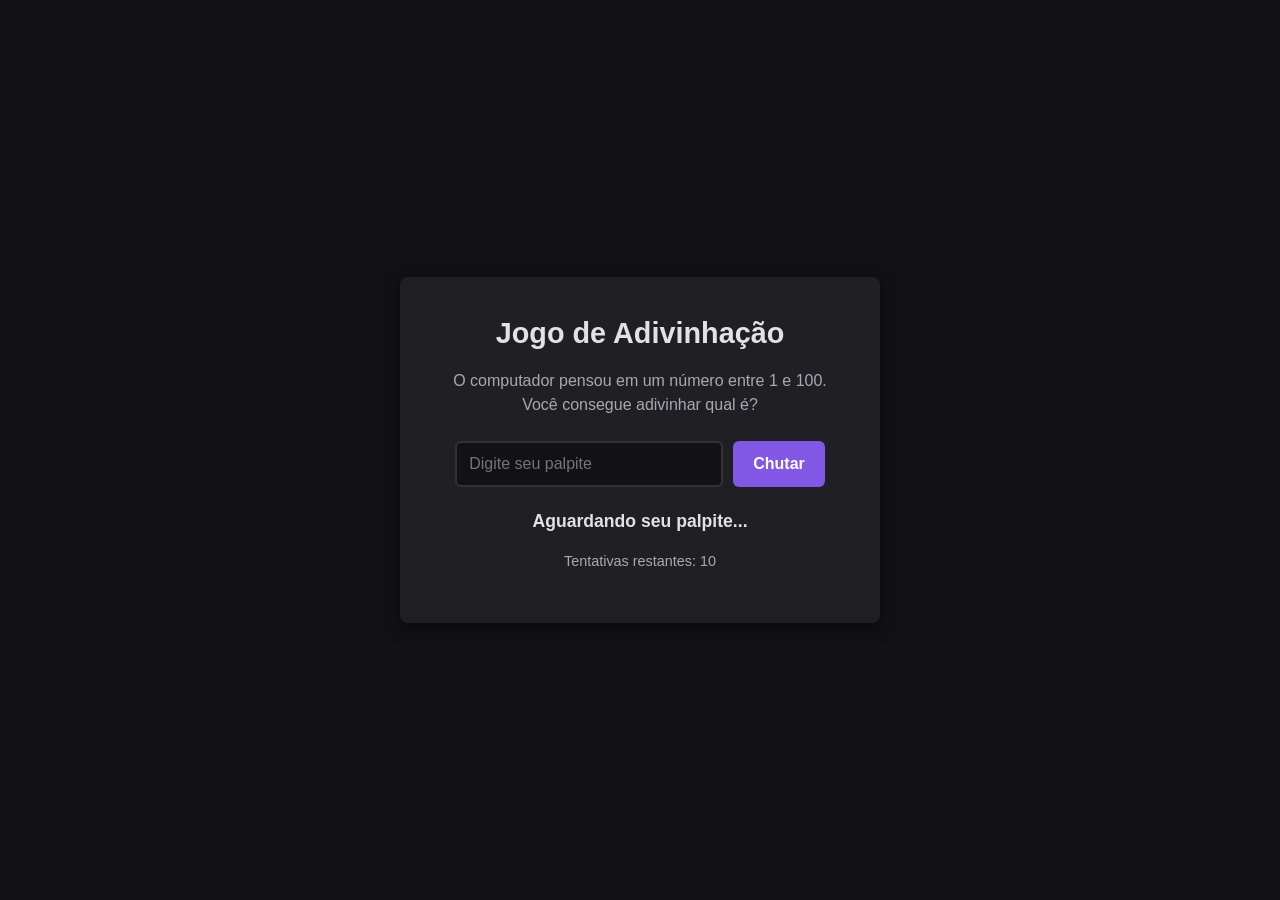
<file: index.html>
<!DOCTYPE html>
<html lang="pt-BR">
<head>
    <meta charset="UTF-8">
    <meta name="viewport" content="width=device-width, initial-scale=1.0">
    <title>Jogo de Adivinhação</title>
    <link rel="stylesheet" href="style.css">
</head>
<body>
    <main class="container">
        <h1>Jogo de Adivinhação</h1>
        
        <p class="instrucoes">
            O computador pensou em um número entre 1 e 100.<br>
            Você consegue adivinhar qual é?
        </p>

        <div class="input-group">
            <input type="number" id="input-palpite" placeholder="Digite seu palpite" min="1" max="100">
            <button id="btn-chutar">Chutar</button>
        </div>

        <p id="mensagem-jogo">Aguardando seu palpite...</p>
        <p id="mensagem-tentativas">Tentativas restantes: <span id="contador-tentativas">10</span></p>
    </main>

    <script src="script.js"></script>
</body>
</html>
</file>
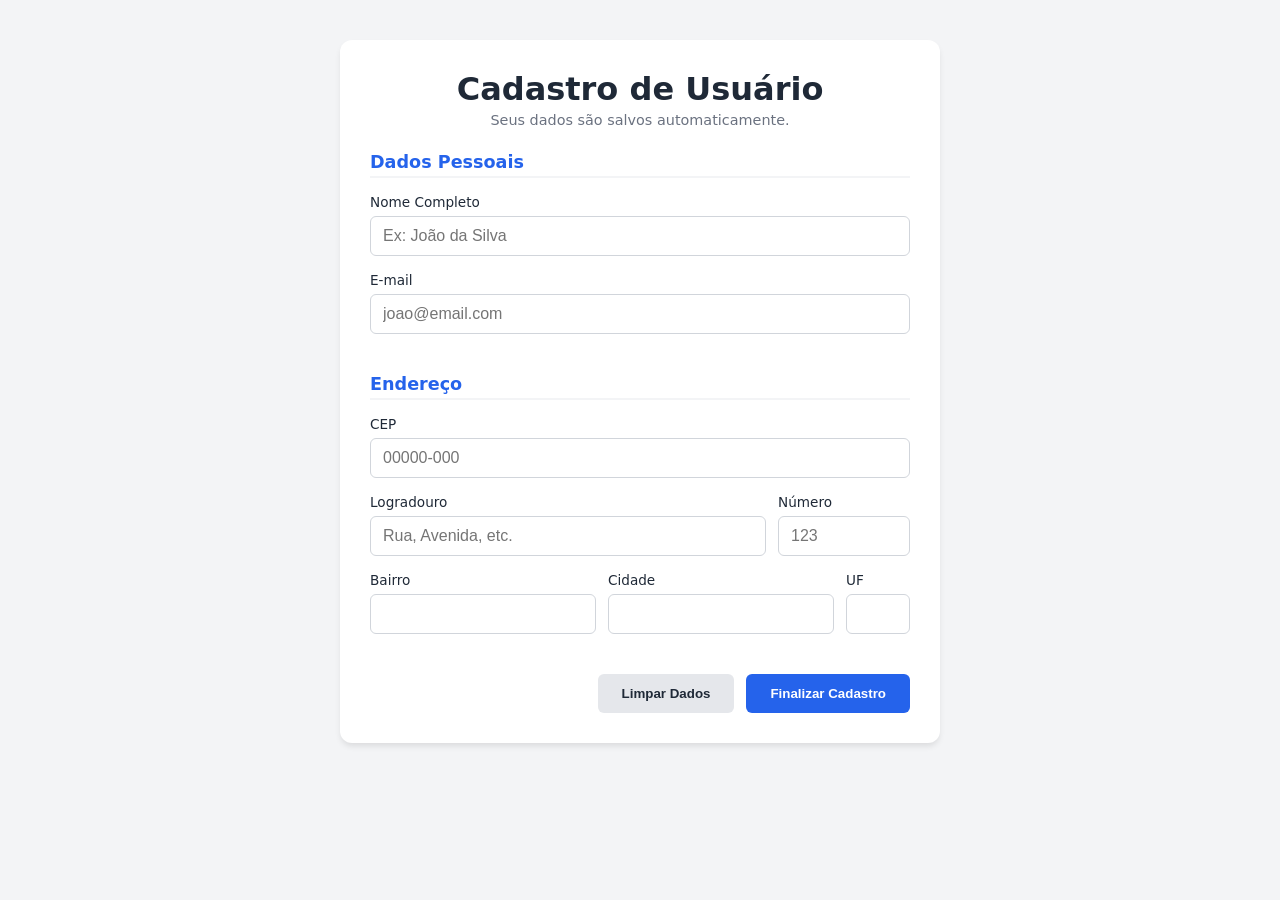
<file: cadastro USERS Fetch/index.html>
<!DOCTYPE html>
<html lang="pt-BR">
<head>
    <meta charset="UTF-8">
    <meta name="viewport" content="width=device-width, initial-scale=1.0">
    <title>Cadastro Inteligente</title>
    <link rel="stylesheet" href="style.css">
</head>
<body>
    <main class="container">
        <header>
            <h1>Cadastro de Usuário</h1>
            <p>Seus dados são salvos automaticamente.</p>
        </header>

        <form id="form-cadastro">
            <fieldset>
                <legend>Dados Pessoais</legend>
                <div class="input-group">
                    <label for="nome">Nome Completo</label>
                    <input type="text" id="nome" name="nome" placeholder="Ex: João da Silva">
                </div>
                <div class="input-group">
                    <label for="email">E-mail</label>
                    <input type="email" id="email" name="email" placeholder="joao@email.com">
                </div>
            </fieldset>

            <fieldset>
                <legend>Endereço</legend>
                <div class="input-group">
                    <label for="cep">CEP</label>
                    <input type="text" id="cep" name="cep" placeholder="00000-000" maxlength="9">
                    <small id="cep-erro" class="texto-erro oculto">CEP não encontrado ou inválido.</small>
                </div>
                
                <div class="input-row">
                    <div class="input-group flex-3">
                        <label for="rua">Logradouro</label>
                        <input type="text" id="rua" name="rua" placeholder="Rua, Avenida, etc.">
                    </div>
                    <div class="input-group flex-1">
                        <label for="numero">Número</label>
                        <input type="text" id="numero" name="numero" placeholder="123">
                    </div>
                </div>

                <div class="input-row">
                    <div class="input-group">
                        <label for="bairro">Bairro</label>
                        <input type="text" id="bairro" name="bairro">
                    </div>
                    <div class="input-group">
                        <label for="cidade">Cidade</label>
                        <input type="text" id="cidade" name="cidade">
                    </div>
                    <div class="input-group flex-1">
                        <label for="uf">UF</label>
                        <input type="text" id="uf" name="uf" maxlength="2">
                    </div>
                </div>
            </fieldset>

            <div class="form-actions">
                <button type="button" id="btn-limpar" class="btn-secundario">Limpar Dados</button>
                <button type="submit" class="btn-primario">Finalizar Cadastro</button>
            </div>
        </form>
    </main>

    <script src="scripts.js"></script>
</body>
</html>
</file>
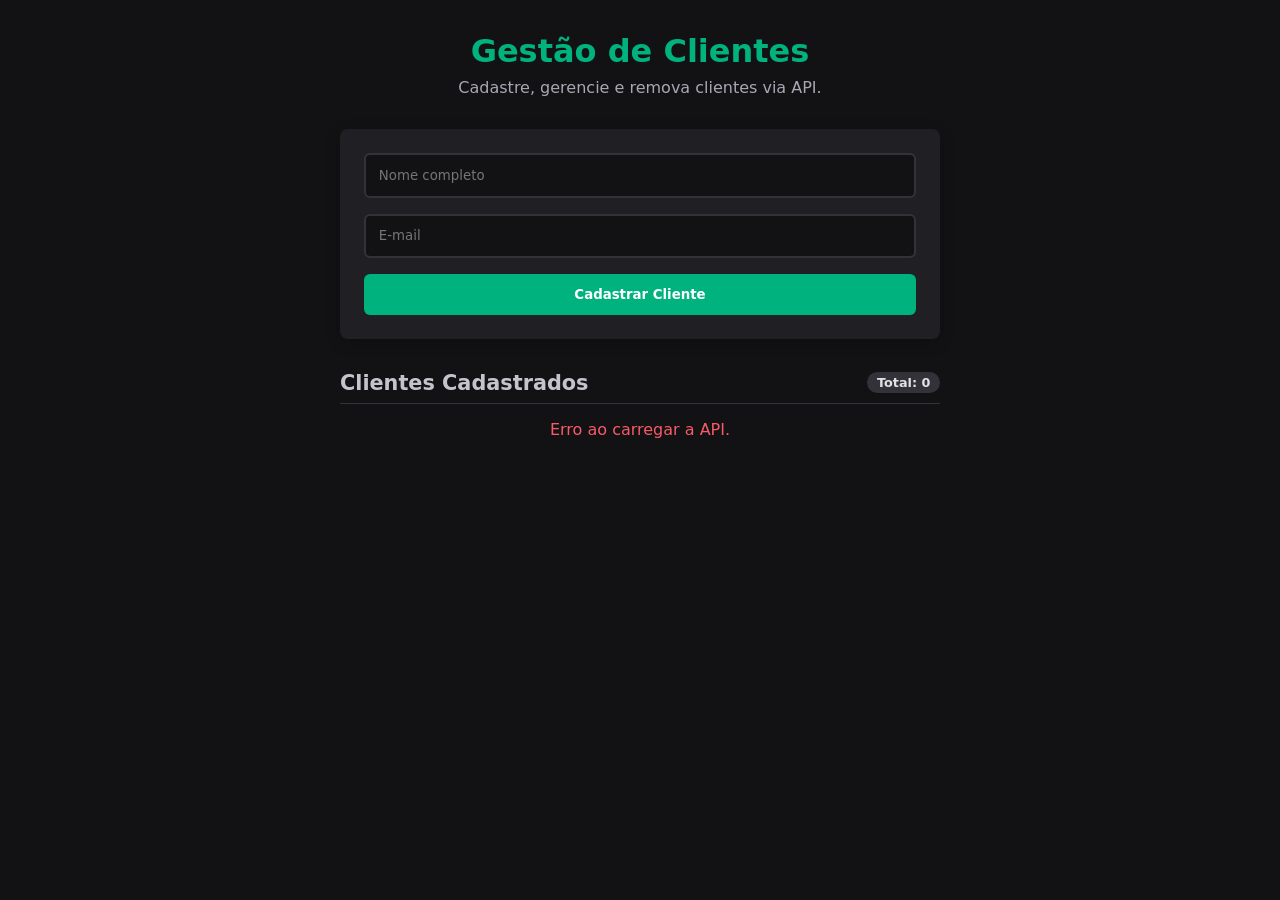
<file: crudcrud/index.html>
<!DOCTYPE html>
<html lang="pt-BR">
<head>
    <meta charset="UTF-8">
    <meta name="viewport" content="width=device-width, initial-scale=1.0">
    <title>Cadastro de Clientes</title>
    <link rel="stylesheet" href="style.css">
</head>
<body>
    <main class="container">
        <header>
            <h1>Gestão de Clientes</h1>
            <p class="instrucoes">Cadastre, gerencie e remova clientes via API.</p>
        </header>

        <section class="card-form">
            <form id="form-cliente">
                <div class="input-group">
                    <input type="text" id="nome" placeholder="Nome completo" required>
                </div>
                <div class="input-group">
                    <input type="email" id="email" placeholder="E-mail" required>
                </div>
                <button type="submit" id="btn-cadastrar">Cadastrar Cliente</button>
            </form>
        </section>

        <section class="lista-container">
            <div class="cabecalho-lista">
                <h2>Clientes Cadastrados</h2>
                <span id="total-clientes" class="badge">Total: 0</span>
            </div>
            
            <div id="lista-clientes" class="grid-clientes">
                <p class="carregando">Carregando clientes...</p>
            </div>
        </section>
    </main>

    <script type="module" src="js/app.js"></script>
</body>
</html>
</file>
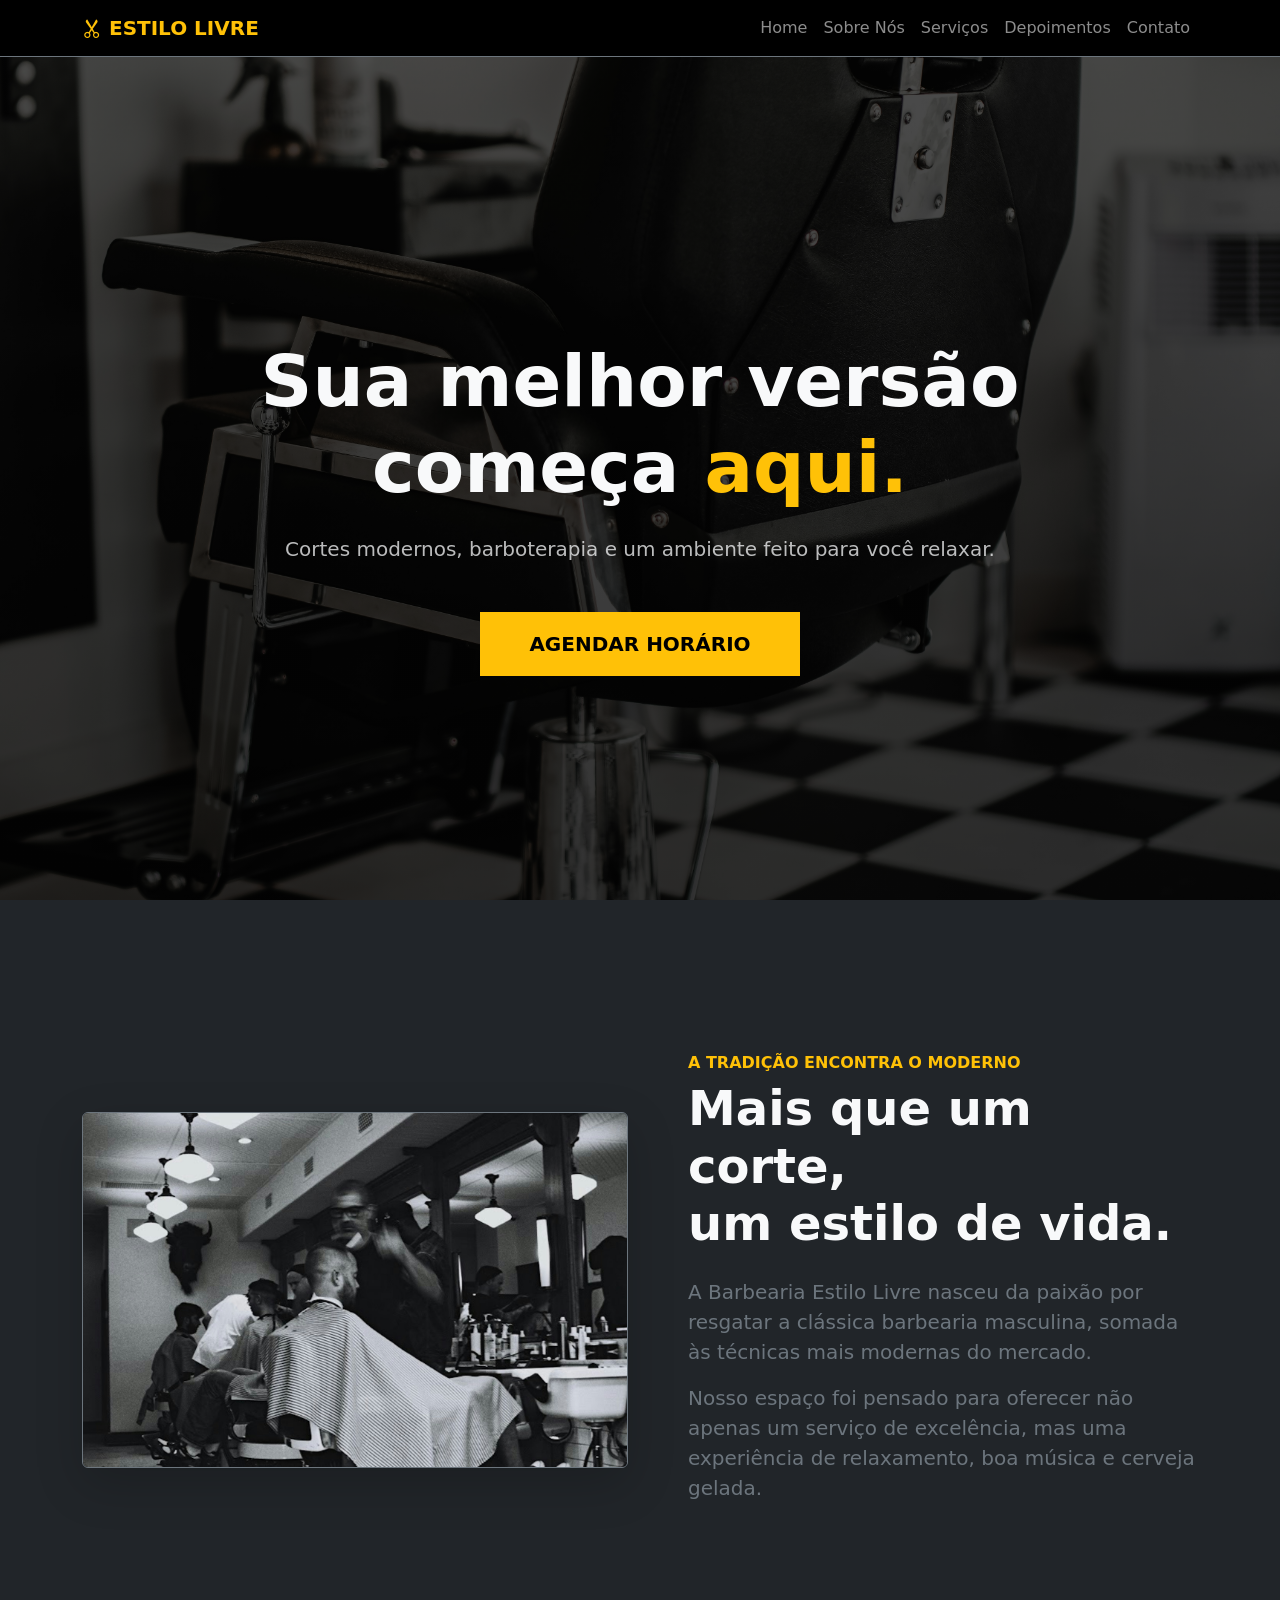
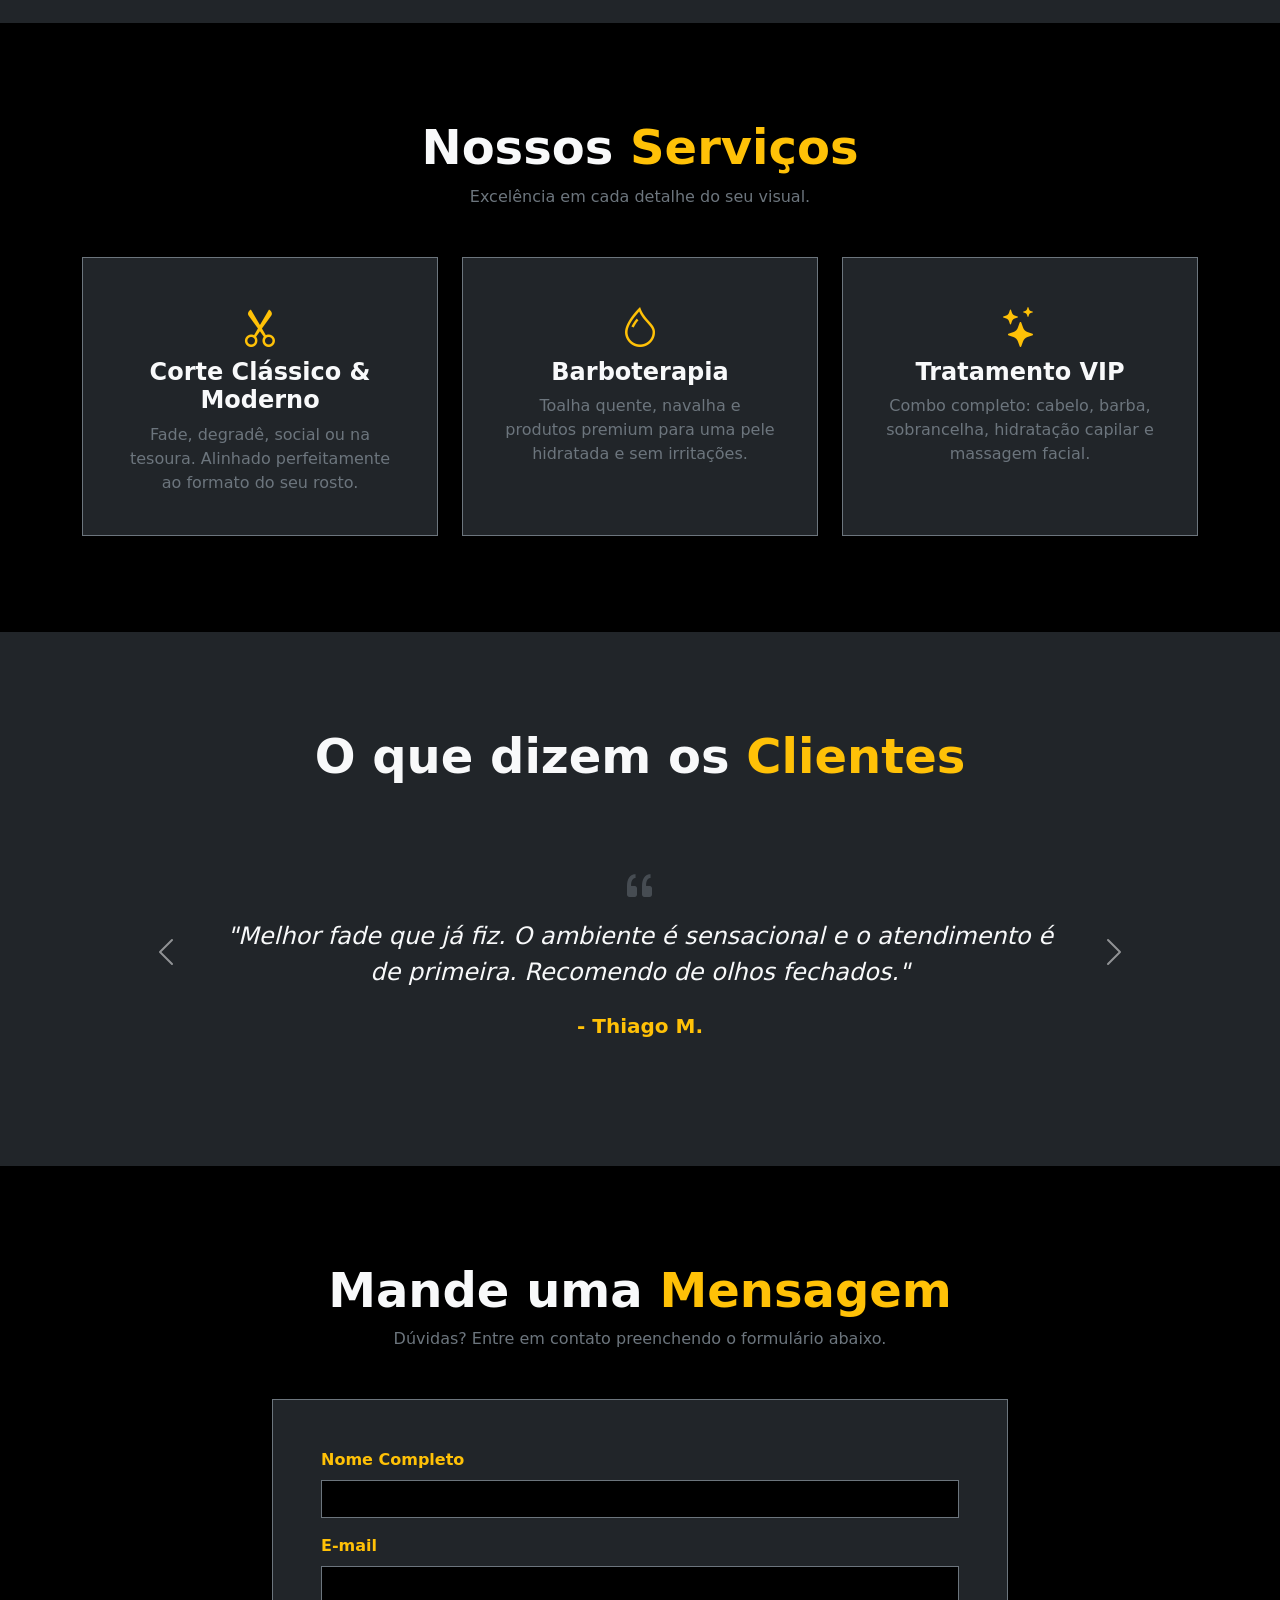
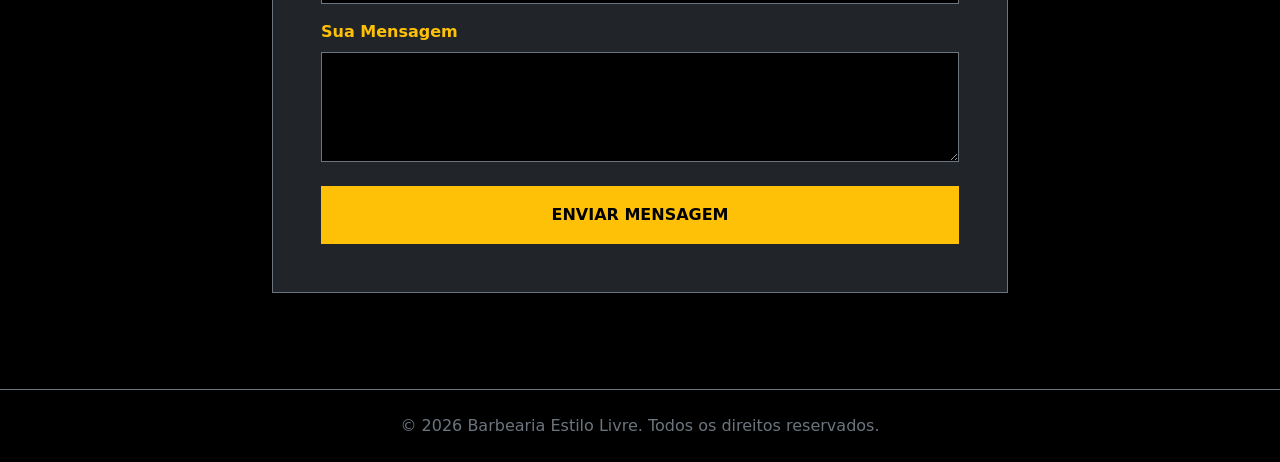
<file: estilo livre/index.html>
<!DOCTYPE html>
<html lang="pt-BR">
<head>
    <meta charset="UTF-8">
    <meta name="viewport" content="width=device-width, initial-scale=1.0">
    <title>Barbearia Estilo Livre</title>
    
    <link href="https://cdn.jsdelivr.net/npm/bootstrap@5.3.2/dist/css/bootstrap.min.css" rel="stylesheet">
    <link href="https://cdn.jsdelivr.net/npm/bootstrap-icons@1.11.1/font/bootstrap-icons.css" rel="stylesheet">
    <link rel="stylesheet" href="css/style.css">
</head>
<body class="bg-dark text-light">

    <nav class="navbar navbar-expand-lg navbar-dark bg-black sticky-top border-bottom border-secondary">
        <div class="container">
            <a class="navbar-brand text-uppercase fw-bold text-warning" href="#">
                <i class="bi bi-scissors"></i> Estilo Livre
            </a>
            
            <button class="navbar-toggler" type="button" data-bs-toggle="collapse" data-bs-target="#navbarNav">
                <span class="navbar-toggler-icon"></span>
            </button>
            
            <div class="collapse navbar-collapse" id="navbarNav">
                <ul class="navbar-nav ms-auto">
                    <li class="nav-item"><a class="nav-link" href="#home">Home</a></li>
                    <li class="nav-item"><a class="nav-link" href="#sobre">Sobre Nós</a></li>
                    <li class="nav-item"><a class="nav-link" href="#servicos">Serviços</a></li>
                    <li class="nav-item"><a class="nav-link" href="#depoimentos">Depoimentos</a></li>
                    <li class="nav-item"><a class="nav-link" href="#contato">Contato</a></li>
                </ul>
            </div>
        </div>
    </nav>

    <header id="home" class="hero-section d-flex align-items-center text-center">
        <div class="container">
            <h1 class="display-2 fw-bold mb-4">Sua melhor versão<br>começa <span class="text-warning">aqui.</span></h1>
            <p class="lead mb-5 text-light opacity-75">Cortes modernos, barboterapia e um ambiente feito para você relaxar.</p>
            <a href="#agendar" class="btn btn-warning btn-lg px-5 py-3 fw-bold rounded-0">AGENDAR HORÁRIO</a>
        </div>
    </header>

    <section id="sobre" class="py-5 bg-dark">
        <div class="container py-5">
            <div class="row align-items-center">
                <div class="col-lg-6 mb-4 mb-lg-0">
                    <img src="../estilo livre/img/interior.jpg" alt="Interior da Barbearia" class="img-fluid rounded shadow-lg border border-secondary">
                </div>
                <div class="col-lg-6 ps-lg-5">
                    <h6 class="text-warning text-uppercase fw-bold tracking-wide">A Tradição Encontra o Moderno</h6>
                    <h2 class="display-5 fw-bold mb-4">Mais que um corte,<br>um estilo de vida.</h2>
                    <p class="text-secondary fs-5">A Barbearia Estilo Livre nasceu da paixão por resgatar a clássica barbearia masculina, somada às técnicas mais modernas do mercado.</p>
                    <p class="text-secondary fs-5 mb-4">Nosso espaço foi pensado para oferecer não apenas um serviço de excelência, mas uma experiência de relaxamento, boa música e cerveja gelada.</p>
                </div>
            </div>
        </div>
    </section>

    <section id="servicos" class="py-5 bg-black">
        <div class="container py-5">
            <div class="text-center mb-5">
                <h2 class="display-5 fw-bold">Nossos <span class="text-warning">Serviços</span></h2>
                <p class="text-secondary">Excelência em cada detalhe do seu visual.</p>
            </div>
            
            <div class="row g-4">
                <div class="col-md-4">
                    <div class="card h-100 bg-dark text-light border-secondary rounded-0 text-center p-4 service-card">
                        <div class="card-body">
                            <i class="bi bi-scissors fs-1 text-warning mb-3"></i>
                            <h4 class="card-title fw-bold">Corte Clássico & Moderno</h4>
                            <p class="card-text text-secondary">Fade, degradê, social ou na tesoura. Alinhado perfeitamente ao formato do seu rosto.</p>
                        </div>
                    </div>
                </div>
                <div class="col-md-4">
                    <div class="card h-100 bg-dark text-light border-secondary rounded-0 text-center p-4 service-card">
                        <div class="card-body">
                            <i class="bi bi-droplet fs-1 text-warning mb-3"></i>
                            <h4 class="card-title fw-bold">Barboterapia</h4>
                            <p class="card-text text-secondary">Toalha quente, navalha e produtos premium para uma pele hidratada e sem irritações.</p>
                        </div>
                    </div>
                </div>
                <div class="col-md-4">
                    <div class="card h-100 bg-dark text-light border-secondary rounded-0 text-center p-4 service-card">
                        <div class="card-body">
                            <i class="bi bi-stars fs-1 text-warning mb-3"></i>
                            <h4 class="card-title fw-bold">Tratamento VIP</h4>
                            <p class="card-text text-secondary">Combo completo: cabelo, barba, sobrancelha, hidratação capilar e massagem facial.</p>
                        </div>
                    </div>
                </div>
            </div>
        </div>
    </section>

    <section id="depoimentos" class="py-5 bg-dark">
        <div class="container py-5">
            <h2 class="text-center display-5 fw-bold mb-5">O que dizem os <span class="text-warning">Clientes</span></h2>
            
            <div id="carouselDepoimentos" class="carousel slide" data-bs-ride="carousel">
                <div class="carousel-inner text-center">
                    
                    <div class="carousel-item active">
                        <div class="w-75 mx-auto py-4">
                            <i class="bi bi-quote fs-1 text-secondary opacity-50"></i>
                            <p class="fs-4 fst-italic mb-4">"Melhor fade que já fiz. O ambiente é sensacional e o atendimento é de primeira. Recomendo de olhos fechados."</p>
                            <h5 class="fw-bold text-warning">- Thiago M.</h5>
                        </div>
                    </div>
                    
                    <div class="carousel-item">
                        <div class="w-75 mx-auto py-4">
                            <i class="bi bi-quote fs-1 text-secondary opacity-50"></i>
                            <p class="fs-4 fst-italic mb-4">"A barboterapia deles é um caminho sem volta. Sai de lá renovado. Parabéns à equipe da Estilo Livre!"</p>
                            <h5 class="fw-bold text-warning">- Roberto C.</h5>
                        </div>
                    </div>

                </div>
                
                <button class="carousel-control-prev" type="button" data-bs-target="#carouselDepoimentos" data-bs-slide="prev">
                    <span class="carousel-control-prev-icon"></span>
                </button>
                <button class="carousel-control-next" type="button" data-bs-target="#carouselDepoimentos" data-bs-slide="next">
                    <span class="carousel-control-next-icon"></span>
                </button>
            </div>
        </div>
    </section>

    <section id="contato" class="py-5 bg-black">
        <div class="container py-5">
            <div class="row justify-content-center">
                <div class="col-lg-8">
                    <div class="text-center mb-5">
                        <h2 class="display-5 fw-bold">Mande uma <span class="text-warning">Mensagem</span></h2>
                        <p class="text-secondary">Dúvidas? Entre em contato preenchendo o formulário abaixo.</p>
                    </div>
                    
                    <form class="bg-dark p-5 border border-secondary rounded-0">
                        <div class="mb-3">
                            <label for="nome" class="form-label text-warning fw-bold">Nome Completo</label>
                            <input type="text" class="form-control bg-black text-light border-secondary rounded-0" id="nome" required>
                        </div>
                        <div class="mb-3">
                            <label for="email" class="form-label text-warning fw-bold">E-mail</label>
                            <input type="email" class="form-control bg-black text-light border-secondary rounded-0" id="email" required>
                        </div>
                        <div class="mb-4">
                            <label for="mensagem" class="form-label text-warning fw-bold">Sua Mensagem</label>
                            <textarea class="form-control bg-black text-light border-secondary rounded-0" id="mensagem" rows="4" required></textarea>
                        </div>
                        <button type="submit" class="btn btn-warning w-100 py-3 fw-bold rounded-0 text-uppercase">Enviar Mensagem</button>
                    </form>
                </div>
            </div>
        </div>
    </section>

    <footer class="bg-black text-center py-4 border-top border-secondary">
        <div class="container">
            <p class="text-secondary mb-0">&copy; 2026 Barbearia Estilo Livre. Todos os direitos reservados.</p>
        </div>
    </footer>

    <script src="https://cdn.jsdelivr.net/npm/bootstrap@5.3.2/dist/js/bootstrap.bundle.min.js"></script>
</body>
</html>
</file>
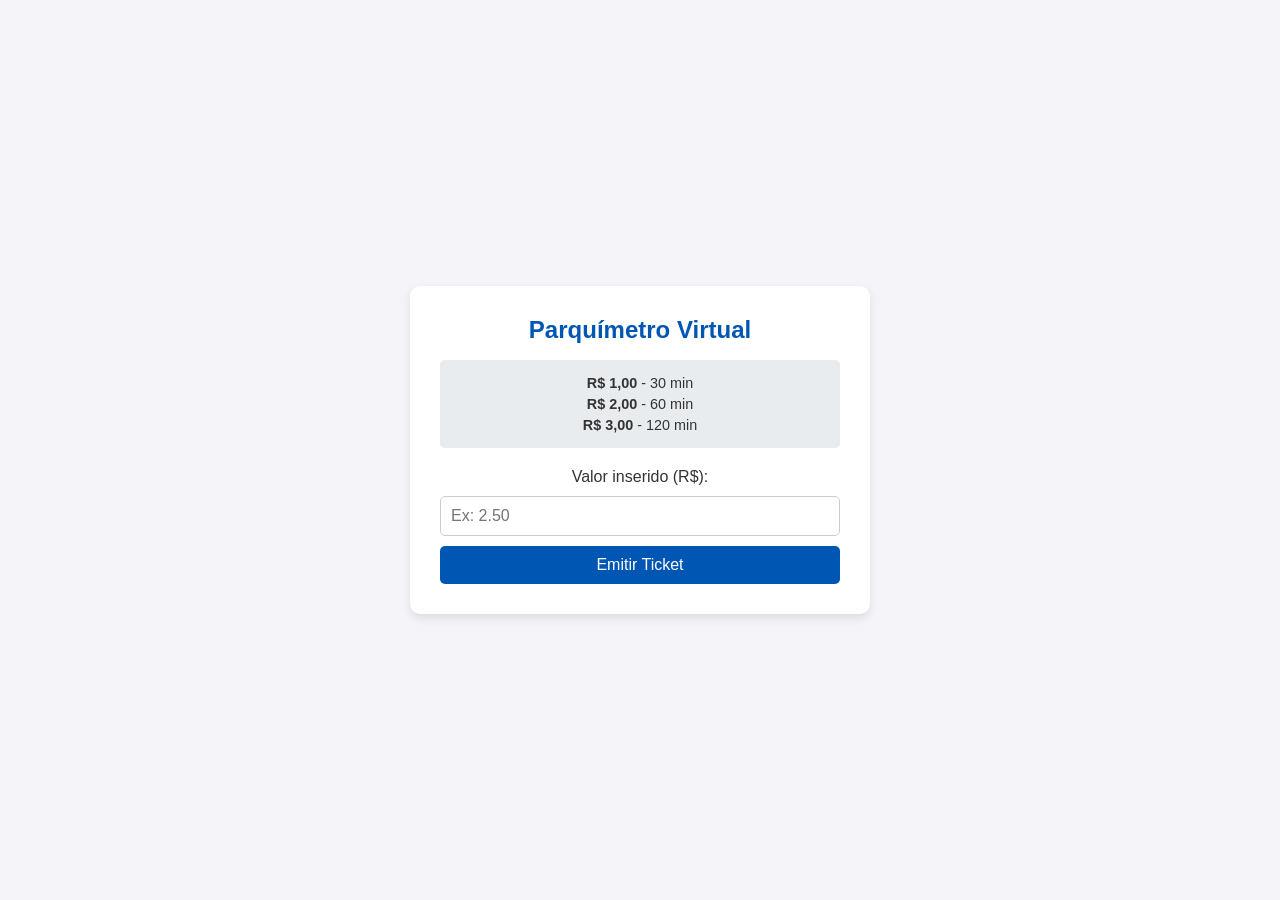
<file: park/index.html>
<!DOCTYPE html>
<html lang="pt-BR">
<head>
    <meta charset="UTF-8">
    <meta name="viewport" content="width=device-width, initial-scale=1.0">
    <title>Parquímetro Virtual</title>
    <link rel="stylesheet" href="style.css">
</head>
<body>
    <main class="container">
        <h1>Parquímetro Virtual</h1>
        
        <div class="tabela-precos">
            <p><strong>R$ 1,00</strong> - 30 min</p>
            <p><strong>R$ 2,00</strong> - 60 min</p>
            <p><strong>R$ 3,00</strong> - 120 min</p>
        </div>

        <div class="input-group">
            <label for="valor-pago">Valor inserido (R$):</label>
            <input type="number" id="valor-pago" placeholder="Ex: 2.50" min="0" step="0.01">
            <button id="btn-calcular">Emitir Ticket</button>
        </div>

        <div id="resultado" class="resultado oculto">

        </div>
    </main>

    <script src="scripts.js"></script>
</body>
</html>
</file>
<file: style.css>
/* Reset básico e paleta de cores */
:root {
    --bg-color: #121214;
    --text-color: #e1e1e6;
    --primary-color: #8257e5;
    --primary-hover: #9466ff;
    --success-color: #04d361;
    --error-color: #f75a68;
    --warning-color: #eba417;
}

body {
    background-color: var(--bg-color);
    color: var(--text-color);
    font-family: 'Segoe UI', Roboto, Helvetica, Arial, sans-serif;
    display: flex;
    justify-content: center;
    align-items: center;
    height: 100vh;
    margin: 0;
}

.container {
    background-color: #202024;
    padding: 40px;
    border-radius: 8px;
    box-shadow: 0 4px 15px rgba(0, 0, 0, 0.5);
    text-align: center;
    max-width: 400px;
    width: 100%;
}

h1 {
    margin-top: 0;
    color: var(--text-color);
    font-size: 1.8rem;
}

.instrucoes {
    color: #a8a8b3;
    margin-bottom: 24px;
    line-height: 1.5;
}

.input-group {
    display: flex;
    gap: 10px;
    margin-bottom: 24px;
    justify-content: center;
}

input[type="number"] {
    background-color: #121214;
    border: 2px solid #323238;
    border-radius: 6px;
    color: var(--text-color);
    padding: 12px;
    font-size: 1rem;
    width: 60%;
    outline: none;
    transition: border-color 0.2s;
}

input[type="number"]:focus {
    border-color: var(--primary-color);
}

button {
    background-color: var(--primary-color);
    color: #fff;
    border: none;
    border-radius: 6px;
    padding: 12px 20px;
    font-size: 1rem;
    font-weight: bold;
    cursor: pointer;
    transition: background-color 0.2s;
}

button:hover {
    background-color: var(--primary-hover);
}

button:disabled {
    background-color: #323238;
    cursor: not-allowed;
    color: #7c7c8a;
}

#mensagem-jogo {
    font-size: 1.1rem;
    font-weight: bold;
    min-height: 24px; 
}

#mensagem-tentativas {
    color: #a8a8b3;
    font-size: 0.9rem;
    margin-top: 15px;
}

/* Classes utilitárias injetadas pelo JavaScript */
.texto-sucesso { color: var(--success-color); }
.texto-erro { color: var(--error-color); }
.texto-dica { color: var(--warning-color); }
</file>
<file: cadastro USERS Fetch/style.css>
:root {
    --bg-color: #f3f4f6;
    --card-bg: #ffffff;
    --text-main: #1f2937;
    --text-muted: #6b7280;
    --border-color: #d1d5db;
    --primary: #2563eb;
    --primary-hover: #1d4ed8;
    --danger: #ef4444;
}

* {
    box-sizing: border-box;
    margin: 0;
    padding: 0;
}

body {
    font-family: 'Inter', system-ui, sans-serif;
    background-color: var(--bg-color);
    color: var(--text-main);
    display: flex;
    justify-content: center;
    padding: 40px 20px;
}

.container {
    background: var(--card-bg);
    padding: 30px;
    border-radius: 12px;
    box-shadow: 0 4px 6px -1px rgba(0, 0, 0, 0.1);
    width: 100%;
    max-width: 600px;
}

header {
    margin-bottom: 24px;
    text-align: center;
}

header p {
    color: var(--text-muted);
    font-size: 0.9rem;
    margin-top: 4px;
}

fieldset {
    border: none;
    margin-bottom: 24px;
}

legend {
    font-weight: 600;
    font-size: 1.1rem;
    margin-bottom: 16px;
    color: var(--primary);
    border-bottom: 2px solid var(--bg-color);
    width: 100%;
    padding-bottom: 4px;
}

.input-group {
    display: flex;
    flex-direction: column;
    margin-bottom: 16px;
    width: 100%;
}

.input-row {
    display: flex;
    gap: 12px;
    width: 100%;
    flex-wrap: wrap;
}

.input-row .input-group {
    width: auto;
    min-width: 0;
}

.flex-1 { flex: 1; }
.flex-3 { flex: 3; }

label {
    font-size: 0.85rem;
    font-weight: 500;
    margin-bottom: 6px;
    color: var(--text-main);
}

input {
    width: 100%;
    padding: 10px 12px;
    border: 1px solid var(--border-color);
    border-radius: 6px;
    font-size: 1rem;
    transition: border-color 0.2s;
}

input:focus {
    outline: none;
    border-color: var(--primary);
    box-shadow: 0 0 0 3px rgba(37, 99, 235, 0.1);
}

.form-actions {
    display: flex;
    justify-content: flex-end;
    gap: 12px;
    margin-top: 20px;
}

button {
    padding: 12px 24px;
    border-radius: 6px;
    font-weight: 600;
    cursor: pointer;
    border: none;
    transition: background-color 0.2s;
}

.btn-primario {
    background-color: var(--primary);
    color: white;
}

.btn-primario:hover { background-color: var(--primary-hover); }

.btn-secundario {
    background-color: #e5e7eb;
    color: var(--text-main);
}

.btn-secundario:hover { background-color: #d1d5db; }

.texto-erro {
    color: var(--danger);
    font-size: 0.8rem;
    margin-top: 4px;
}

.oculto { display: none; }
</file>
<file: crudcrud/style.css>
* {
    margin: 0;
    padding: 0;
    box-sizing: border-box;
    font-family: system-ui, -apple-system, sans-serif;
}

body {
    background-color: #121214;
    color: #e1e1e6;
    display: flex;
    justify-content: center;
    min-height: 100vh;
    padding: 2rem;
}

.container {
    width: 100%;
    max-width: 600px;
}

header {
    text-align: center;
    margin-bottom: 2rem;
}

h1 {
    color: #00b37e;
    font-size: 2rem;
    margin-bottom: 0.5rem;
}

h2 {
    font-size: 1.3rem;
    margin-bottom: 1rem;
    color: #c4c4cc;
    border-bottom: 1px solid #323238;
    padding-bottom: 0.5rem;
}

.instrucoes {
    color: #a8a8b3;
}

.erro {
    color: #f75a68;
    text-align: center;
}

/* Formulário */
.card-form {
    background-color: #202024;
    padding: 1.5rem;
    border-radius: 8px;
    margin-bottom: 2rem;
    box-shadow: 0 4px 16px rgba(0, 0, 0, 0.2);
}

.input-group {
    margin-bottom: 1rem;
}

input {
    width: 100%;
    padding: 0.8rem;
    border: 2px solid #323238;
    background-color: #121214;
    color: #e1e1e6;
    border-radius: 6px;
    outline: none;
    transition: border 0.2s;
}

input:focus {
    border-color: #00b37e;
}

button {
    width: 100%;
    padding: 0.8rem;
    background-color: #00b37e;
    color: white;
    border: none;
    border-radius: 6px;
    font-weight: bold;
    cursor: pointer;
    transition: background 0.2s;
}

button:hover {
    background-color: #008c62;
}

/* Listagem de Clientes*/
.grid-clientes {
    display: flex;
    flex-direction: column;
    gap: 1rem;
}

.cliente-card {
    background-color: #202024;
    padding: 1rem;
    border-radius: 8px;
    display: flex;
    justify-content: space-between;
    align-items: center;
    border-left: 4px solid #00b37e;
}

.cliente-info {
    display: flex;
    flex-direction: column;
    gap: 0.3rem;
}

.cliente-info strong {
    font-size: 1.1rem;
    color: #e1e1e6;
}

.cliente-info span {
    font-size: 0.9rem;
    color: #8d8d99;
}

.btn-excluir {
    width: auto;
    padding: 0.5rem 1rem;
    background-color: transparent;
    border: 1px solid #f75a68;
    color: #f75a68;
    font-size: 0.9rem;
}

.btn-excluir:hover {
    background-color: #f75a68;
    color: white;
}

.cabecalho-lista {
    display: flex;
    justify-content: space-between;
    align-items: center;
    margin-bottom: 1rem;
    border-bottom: 1px solid #323238;
    padding-bottom: 0.5rem;
}

.cabecalho-lista h2 {
    border-bottom: none;
    margin-bottom: 0;
    padding-bottom: 0;
}

.badge {
    background-color: #323238;
    color: #e1e1e6;
    padding: 0.2rem 0.6rem;
    border-radius: 999px;
    font-size: 0.8rem;
    font-weight: bold;
}
</file>
<file: estilo livre/css/style.css>
/* Configuração da Imagem de Fundo do Banner Principal */
.hero-section {
    /* Altura da tela inteira (100 viewport height) menos o tamanho do menu */
    min-height: 100vh;
    
    /* Imagem de fundo usando Unsplash como placeholder com uma camada escura por cima para dar leitura ao texto */
    background: linear-gradient(rgba(0, 0, 0, 0.7), rgba(0, 0, 0, 0.8)), 
                url("../img/banner-bg-2.jpg");
    background-size: cover;
    background-position: center;
    background-attachment: fixed; /* Efeito Parallax simples */
}

/* Efeito Hover nos Cards de Serviço */
.service-card {
    transition: transform 0.3s ease, border-color 0.3s ease;
}

.service-card:hover {
    transform: translateY(-10px);
    border-color: #ffc107 !important; /* Cor de warning do Bootstrap */
}

/* Ajustes de foco nos inputs do formulário para combinar com o tema Dark */
.form-control:focus {
    background-color: #000;
    color: #fff;
    border-color: #ffc107;
    box-shadow: 0 0 0 0.25rem rgba(255, 193, 7, 0.25);
}
</file>
<file: park/style.css>
:root {
    --bg-color: #f4f4f9;
    --text-color: #333;
    --primary-color: #0056b3;
    --error-color: #d9534f;
    --success-color: #28a745;
}

body {
    font-family: 'Segoe UI', Tahoma, Geneva, Verdana, sans-serif;
    background-color: var(--bg-color);
    color: var(--text-color);
    display: flex;
    justify-content: center;
    align-items: center;
    height: 100vh;
    margin: 0;
}

.container {
    background-color: #fff;
    padding: 30px;
    border-radius: 10px;
    box-shadow: 0 4px 10px rgba(0, 0, 0, 0.1);
    max-width: 400px;
    width: 100%;
    text-align: center;
}

h1 {
    font-size: 1.5rem;
    margin-top: 0;
    color: var(--primary-color);
}

.tabela-precos {
    background-color: #e9ecef;
    padding: 10px;
    border-radius: 5px;
    margin-bottom: 20px;
    font-size: 0.9rem;
}

.tabela-precos p {
    margin: 5px 0;
}

.input-group {
    display: flex;
    flex-direction: column;
    gap: 10px;
}

input[type="number"] {
    padding: 10px;
    border: 1px solid #ccc;
    border-radius: 5px;
    font-size: 1rem;
    outline: none;
}

input[type="number"]:focus {
    border-color: var(--primary-color);
}

button {
    padding: 10px;
    background-color: var(--primary-color);
    color: white;
    border: none;
    border-radius: 5px;
    font-size: 1rem;
    cursor: pointer;
    transition: background-color 0.3s;
}

button:hover {
    background-color: #004494;
}

.resultado {
    margin-top: 20px;
    padding: 15px;
    border-radius: 5px;
    font-weight: bold;
}

.oculto {
    display: none;
}

.erro {
    background-color: #f8d7da;
    color: var(--error-color);
    border: 1px solid #f5c6cb;
}

.sucesso {
    background-color: #d4edda;
    color: var(--success-color);
    border: 1px solid #c3e6cb;
}
</file>
